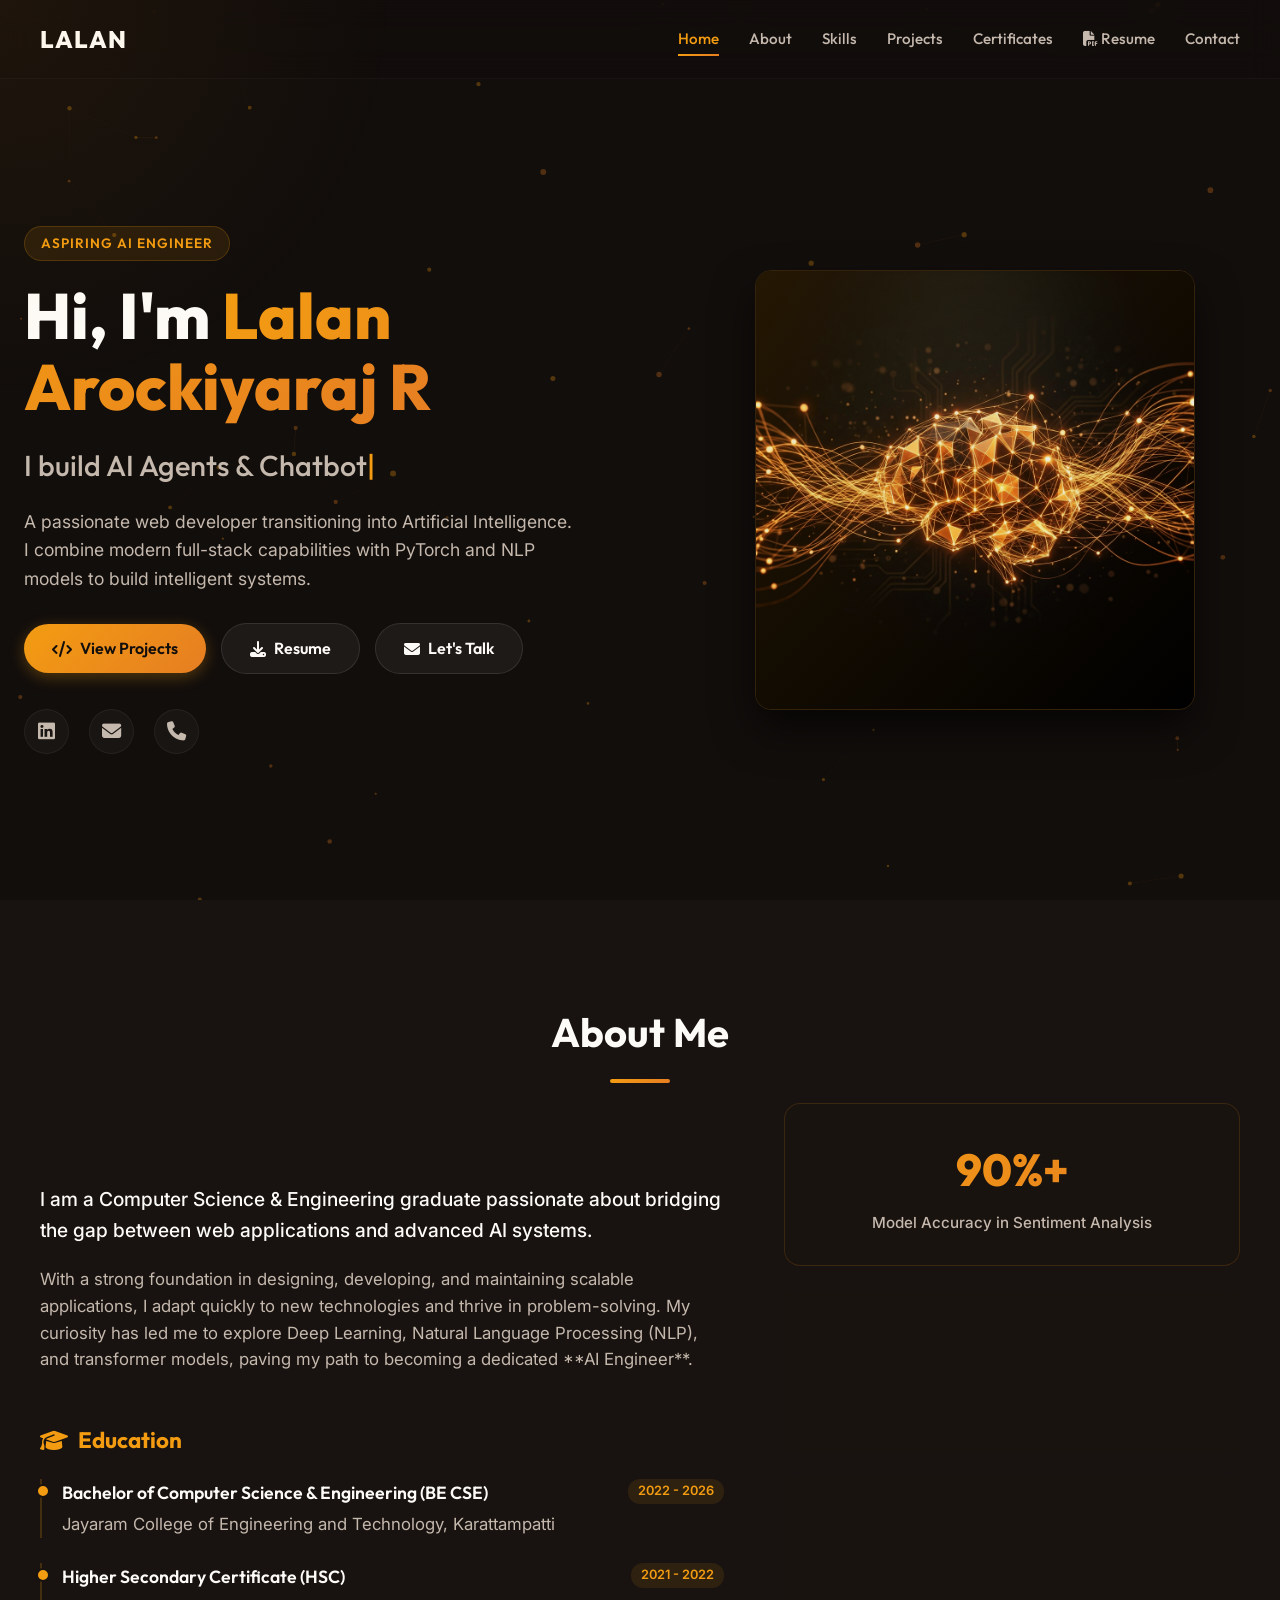
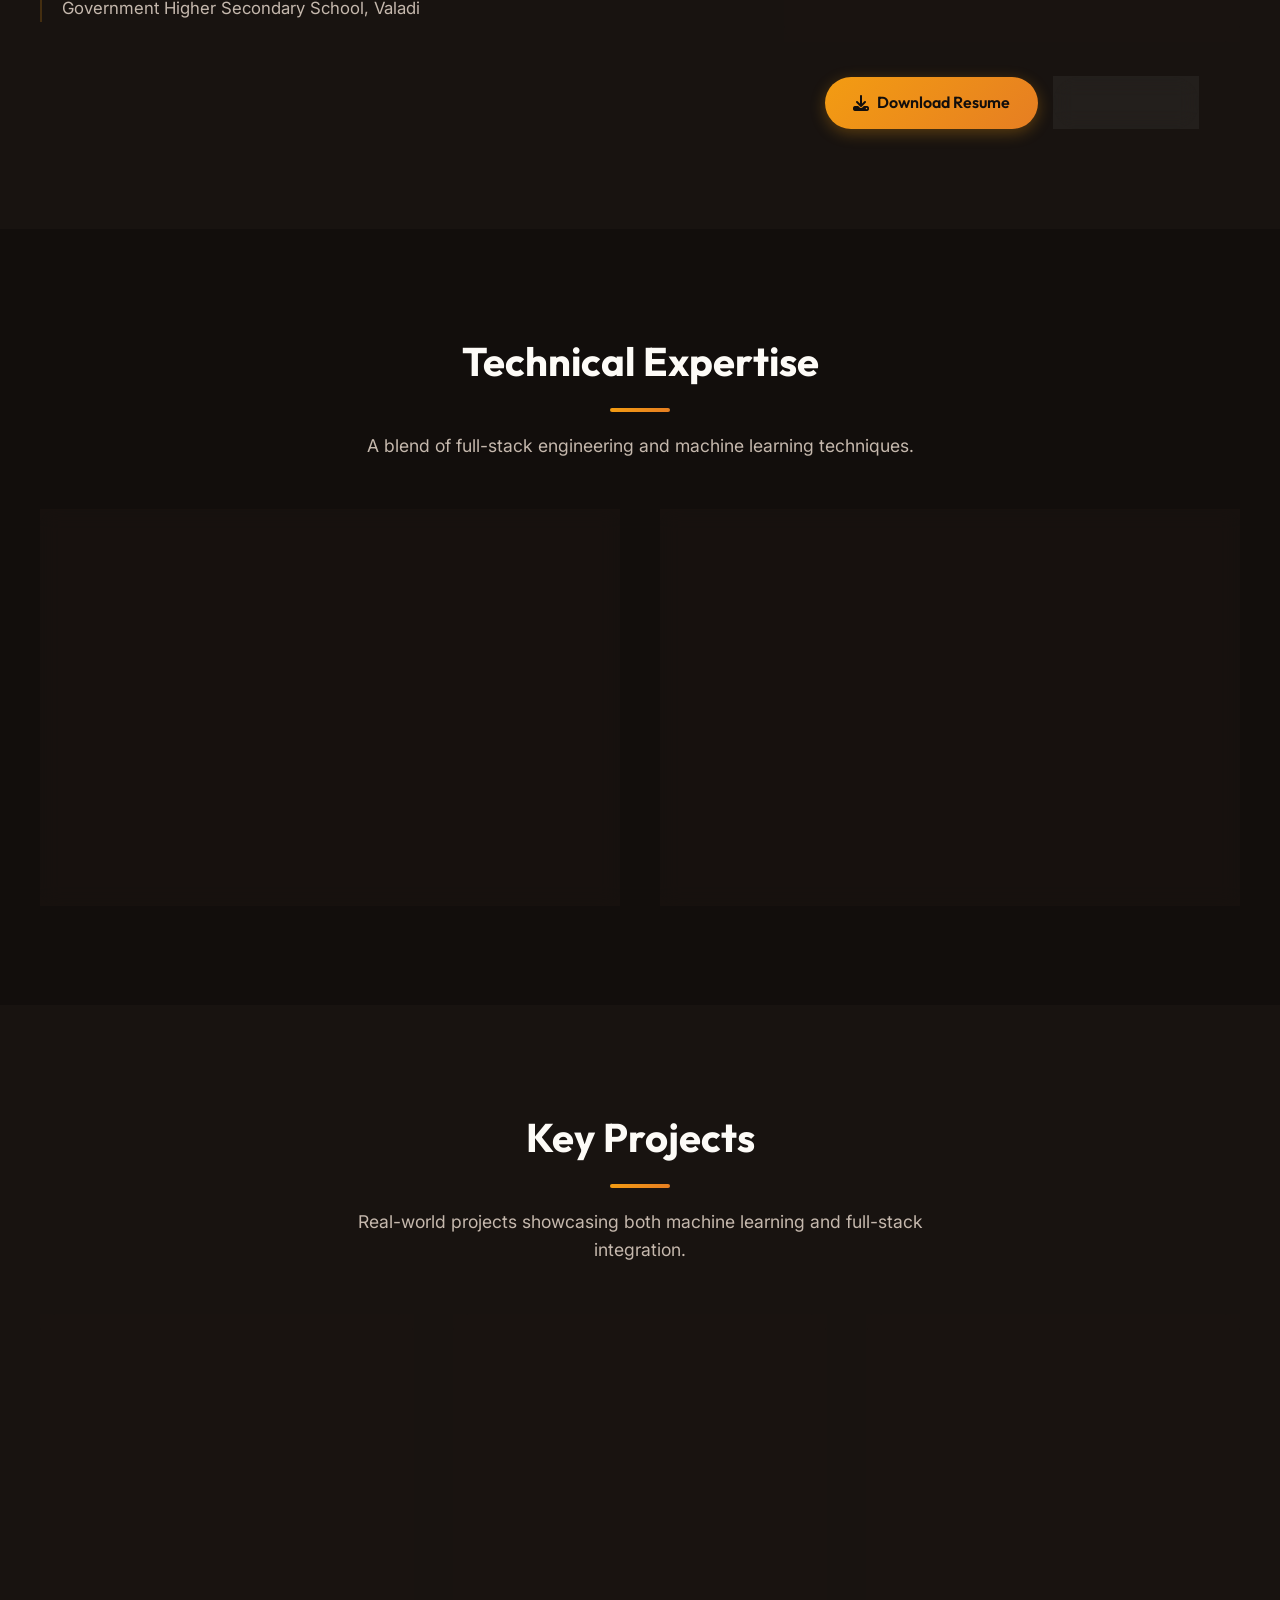
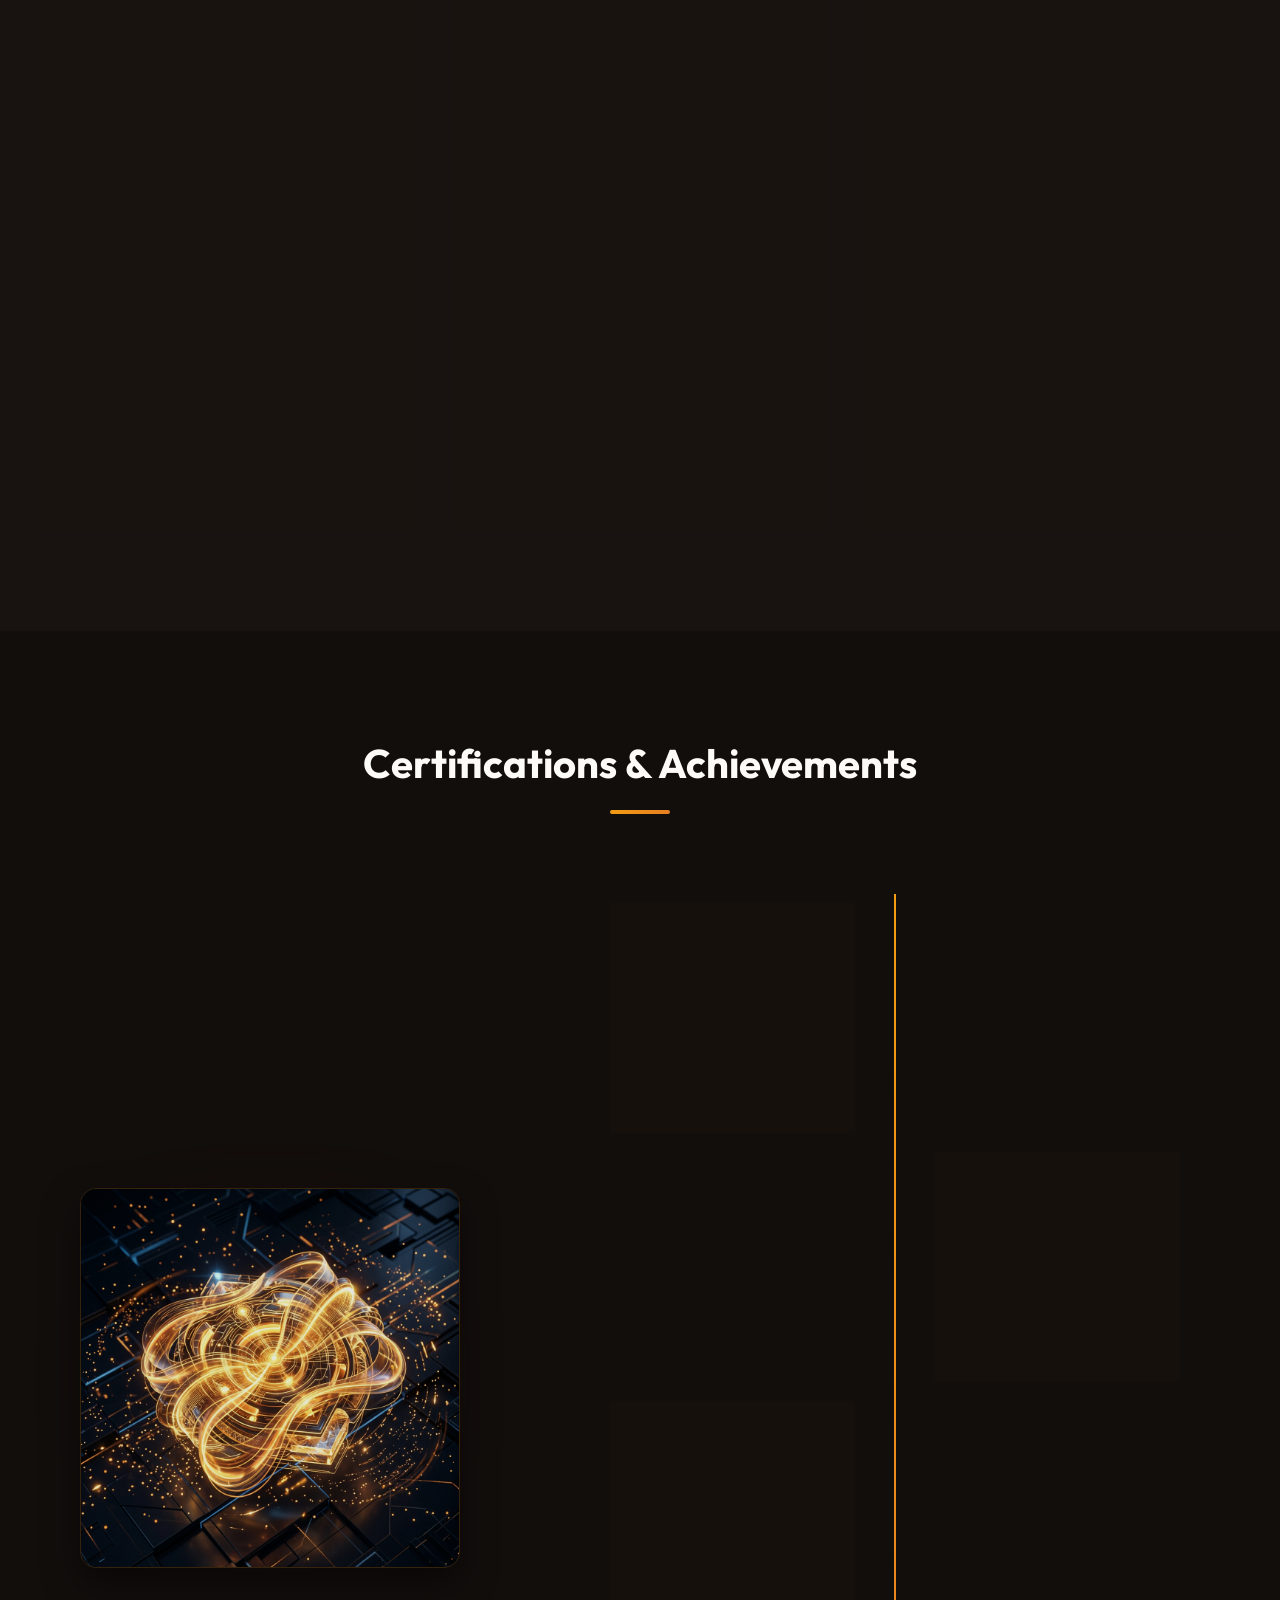
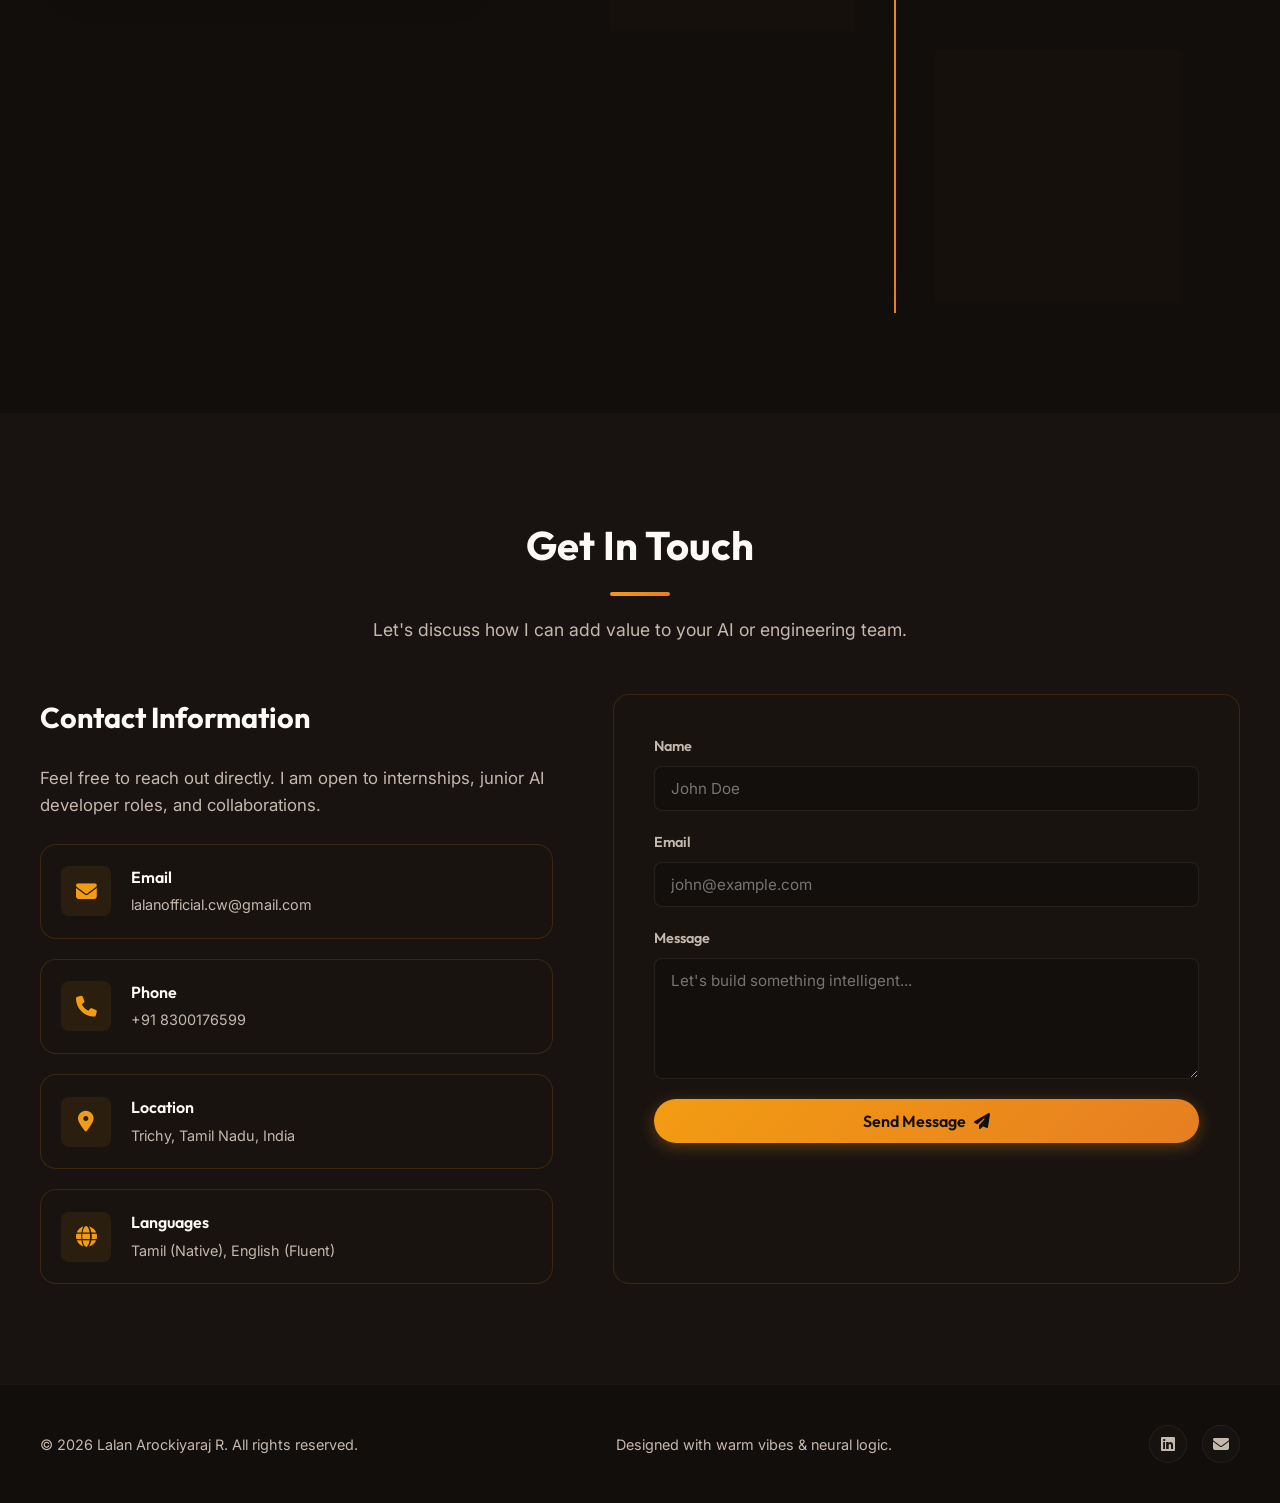
<file: index.html>
<!DOCTYPE html>
<html lang="en">
<head>
    <meta charset="UTF-8">
    <meta name="viewport" content="width=device-width, initial-scale=1.0">
    <meta name="description" content="Portfolio of Lalan Arockiyaraj R - Web Developer & Aspiring AI Engineer. Showcase of projects in NLP, sentiment analysis, AI chatbots, and full-stack development.">
    <meta name="keywords" content="Lalan Arockiyaraj, AI Engineer, Web Developer, Portfolio, Python, PyTorch, Sentiment Analysis, Chatbot, Trichy">
    <meta name="author" content="Lalan Arockiyaraj R">
    <title>Lalan's Portfolio</title>
    <!-- Google Fonts -->
    <link rel="preconnect" href="https://fonts.googleapis.com">
    <link rel="preconnect" href="https://fonts.gstatic.com" crossorigin>
    <link href="https://fonts.googleapis.com/css2?family=Inter:wght@300;400;500;600;700&family=Outfit:wght@300;400;500;600;700;800&display=swap" rel="stylesheet">
    <!-- FontAwesome Icons -->
    <link rel="stylesheet" href="https://cdnjs.cloudflare.com/ajax/libs/font-awesome/6.4.0/css/all.min.css">
    <!-- Custom CSS -->
    <link rel="stylesheet" href="style.css">
</head>
<body>
    <!-- Background Canvas for Neural Network Particle Effect -->
    <canvas id="neural-canvas"></canvas>

    <!-- Header / Navigation -->
    <header class="header">
        <div class="logo">
            <span class="logo-accent"></span>LALAN<span class="logo-accent"&lt;></span>
        </div>
        <nav id="main-nav" class="nav-links" role="navigation" aria-label="Main Navigation">
            <a href="#home" class="nav-item active">Home</a>
            <a href="#about" class="nav-item">About</a>
            <a href="#skills" class="nav-item">Skills</a>
            <a href="#projects" class="nav-item">Projects</a>
            <a href="#certifications" class="nav-item">Certificates</a>
            <a href="assets/lalan-resume.pdf" download="Lalan-Arockiyaraj-R-Resume.pdf" class="nav-item"><i class="fa-solid fa-file-pdf"></i> Resume</a>
            <a href="#contact" class="nav-item">Contact</a>
        </nav>
        <button class="mobile-nav-toggle" aria-label="Toggle Navigation" aria-controls="main-nav" aria-expanded="false">
            <span class="bar"></span>
            <span class="bar"></span>
            <span class="bar"></span>
        </button>
    </header>

    <main>
        <!-- Hero Section -->
        <section id="home" class="hero-section">
            <div class="hero-content">
                <div class="badge fade-in">Aspiring AI Engineer</div>
                <h1 class="hero-title fade-in">
                    Hi, I'm <span class="highlight">Lalan Arockiyaraj R</span>
                </h1>
                <h2 class="hero-subtitle fade-in">
                    I build <span id="typewriter"></span><span class="cursor">|</span>
                </h2>
                <p class="hero-description fade-in">
                    A passionate web developer transitioning into Artificial Intelligence. I combine modern full-stack capabilities with PyTorch and NLP models to build intelligent systems.
                </p>
                <div class="hero-cta fade-in">
                    <a href="#projects" class="btn btn-primary">
                        <i class="fa-solid fa-code"></i> View Projects
                    </a>
                    <a href="assets/lalan-resume.pdf" download="Lalan-Arockiyaraj-R-Resume.pdf" class="btn btn-secondary btn-resume">
                        <i class="fa-solid fa-download"></i> Resume
                    </a>
                    <a href="#contact" class="btn btn-secondary">
                        <i class="fa-solid fa-envelope"></i> Let's Talk
                    </a>
                </div>
                <div class="hero-socials fade-in">
                    <a href="https://www.linkedin.com/in/lalan-r-in-tech" target="_blank" rel="noopener" aria-label="LinkedIn">
                        <i class="fa-brands fa-linkedin"></i>
                    </a>
                    <a href="mailto:lalanofficial.cw@gmail.com" aria-label="Email">
                        <i class="fa-solid fa-envelope"></i>
                    </a>
                    <a href="tel:8300176599" aria-label="Phone">
                        <i class="fa-solid fa-phone"></i>
                    </a>
                </div>
            </div>
            <div class="hero-visual fade-in">
                <div class="visual-glow"></div>
                <div class="visual-image-wrapper">
                    <img src="assets/hero_ai_visual.png" alt="Futuristic AI Visualization" class="hero-image">
                </div>
            </div>
        </section>

        <!-- About Section -->
        <section id="about" class="about-section section">
            <div class="section-container">
                <h2 class="section-title">About Me</h2>
                <div class="about-grid">
                    <div class="about-text scroll-reveal">
                        <p class="lead">
                            I am a Computer Science & Engineering graduate passionate about bridging the gap between web applications and advanced AI systems.
                        </p>
                        <p>
                            With a strong foundation in designing, developing, and maintaining scalable applications, I adapt quickly to new technologies and thrive in problem-solving. My curiosity has led me to explore Deep Learning, Natural Language Processing (NLP), and transformer models, paving my path to becoming a dedicated **AI Engineer**.
                        </p>
                        <div class="education-info">
                            <h3><i class="fa-solid fa-graduation-cap"></i> Education</h3>
                            <div class="edu-item">
                                <div class="edu-header">
                                    <h4>Bachelor of Computer Science & Engineering (BE CSE)</h4>
                                    <span class="edu-date">2022 - 2026</span>
                                </div>
                                <p class="edu-inst">Jayaram College of Engineering and Technology, Karattampatti</p>
                            </div>
                            <div class="edu-item">
                                <div class="edu-header">
                                    <h4>Higher Secondary Certificate (HSC)</h4>
                                    <span class="edu-date">2021 - 2022</span>
                                </div>
                                <p class="edu-inst">Government Higher Secondary School, Valadi</p>
                            </div>
                        </div>
                    </div>
                    <div class="about-stats scroll-reveal">
                        <div class="stat-card">
                            <div class="stat-num">90%+</div>
                            <div class="stat-desc">Model Accuracy in Sentiment Analysis</div>
                        </div>
                        <div class="stat-card">
                            <div class="stat-num">4+</div>
                            <div class="stat-desc">Professional Certifications</div>
                        </div>
                        <div class="stat-card">
                            <div class="stat-num">2+</div>
                            <div class="stat-desc">Core AI Projects Developed</div>
                        </div>
                        <div class="about-action" style="gap: 15px;">
                            <a href="assets/lalan-resume.pdf" download="Lalan-Arockiyaraj-R-Resume.pdf" class="btn btn-primary btn-resume">
                                <i class="fa-solid fa-download"></i> Download Resume
                            </a>
                            <a href="#contact" class="btn btn-secondary">Get In Touch</a>
                        </div>
                    </div>
                </div>
            </div>
        </section>

        <!-- Skills Section -->
        <section id="skills" class="skills-section section">
            <div class="section-container">
                <h2 class="section-title">Technical Expertise</h2>
                <p class="section-subtitle">A blend of full-stack engineering and machine learning techniques.</p>
                
                <div class="skills-grid">
                    <!-- AI & Machine Learning -->
                    <div class="skills-category scroll-reveal">
                        <div class="category-header">
                            <i class="fa-solid fa-brain"></i>
                            <h3>AI & Machine Learning</h3>
                        </div>
                        <div class="skills-list">
                            <div class="skill-tag" data-related="sentiment-analysis"><i class="fa-brands fa-python"></i> Python <span class="skill-level advanced">Advanced</span></div>
                            <div class="skill-tag" data-related="smart-medicine"><i class="fa-solid fa-cubes"></i> PyTorch <span class="skill-level intermediate">Intermediate</span></div>
                            <div class="skill-tag" data-related="smart-medicine"><i class="fa-solid fa-language"></i> NLP <span class="skill-level advanced">Basic</span></div>
                            <div class="skill-tag" data-related="sentiment-analysis"><i class="fa-solid fa-network-wired"></i> Transformers(mBERT) <span class="skill-level intermediate">Intermediate</span></div>
                            <div class="skill-tag" data-related="sentiment-analysis"><i class="fa-solid fa-chart-line"></i> Matplotlib & Seaborn <span class="skill-level intermediate">Intermediate</span></div>
                            <div class="skill-tag" data-related="sentiment-analysis"><i class="fa-solid fa-square-poll-vertical"></i> VADER Sentiment <span class="skill-level advanced">Intermediate</span></div>
                        </div>
                    </div>
 
                    <!-- Web & Backend Development -->
                    <div class="skills-category scroll-reveal">
                        <div class="category-header">
                            <i class="fa-solid fa-laptop-code"></i>
                            <h3>Web & Full Stack</h3>
                        </div>
                        <div class="skills-list">
                            <div class="skill-tag" data-related="smart-medicine"><i class="fa-solid fa-pepper-hot"></i> Flask <span class="skill-level intermediate">Intermediate</span></div>
                            <div class="skill-tag"><i class="fa-brands fa-html5"></i> HTML5 <span class="skill-level advanced">Advanced</span></div>
                            <div class="skill-tag"><i class="fa-brands fa-css3-alt"></i> CSS3 <span class="skill-level advanced">Advanced</span></div>
                            <div class="skill-tag"><i class="fa-brands fa-js"></i> JavaScript <span class="skill-level intermediate">Intermediate</span></div>
                            <div class="skill-tag"><i class="fa-brands fa-git-alt"></i> Git & GitHub <span class="skill-level intermediate">Intermediate</span></div>
                            <div class="skill-tag" data-related="sentiment-analysis"><i class="fa-brands fa-aws"></i> AWS Cloud <span class="skill-level intermediate">Intermediate</span></div>
                        </div>
                    </div>
                </div>
            </div>
        </section>

        <!-- Projects Section -->
        <section id="projects" class="projects-section section">
            <div class="section-container">
                <h2 class="section-title">Key Projects</h2>
                <p class="section-subtitle">Real-world projects showcasing both machine learning and full-stack integration.</p>

                <div class="projects-grid">
                    <!-- Project 1 -->
                    <article id="sentiment-analysis" class="project-card scroll-reveal">
                        <div class="project-image-container">
                            <img src="assets/sentiment_project.png" alt="Multilingual Sentiment Analysis" class="project-image">
                            <div class="project-tags">
                                <span class="tag">mBERT</span>
                                <span class="tag">VADER</span>
                                <span class="tag">AWS</span>
                            </div>
                        </div>
                        <div class="project-content">
                            <div class="project-date">Oct 2024 - Dec 2024</div>
                            <h3 class="project-title">Multilingual Sentiment Analysis for Amazon Reviews</h3>
                            <p class="project-text">
                                Developed a hybrid multilingual sentiment analysis model classifying reviews as positive, negative, or neutral. Combined **mBERT (Multilingual BERT)** and **VADER** for optimized sentiment scoring, achieving **over 90% accuracy** in testing.
                            </p>
                            <ul class="project-bullets">
                                <li>Implemented tokenization, stopword removal, and advanced preprocessing.</li>
                                <li>Created interactive data visualizations with Matplotlib & Seaborn.</li>
                                <li>Deployed the model on AWS Cloud for scalable real-time inference.</li>
                            </ul>
                            <div class="project-links">
                                <span class="btn btn-sm btn-disabled"><i class="fa-solid fa-lock"></i> Client IP</span>
                                <span class="project-badge"><i class="fa-solid fa-bolt"></i> 90% Acc</span>
                            </div>
                        </div>
                    </article>

                    <!-- Project 2 -->
                    <article id="smart-medicine" class="project-card scroll-reveal">
                        <div class="project-image-container">
                            <img src="assets/chatbot_project.png" alt="Smart Medicine AI Chatbot" class="project-image">
                            <div class="project-tags">
                                <span class="tag">PyTorch</span>
                                <span class="tag">NLP</span>
                                <span class="tag">Flask</span>
                            </div>
                        </div>
                        <div class="project-content">
                            <div class="project-date">Jan 2025 - Jun 2025</div>
                            <h3 class="project-title">Smart Medicine: AI Chatbot for Treatment Support</h3>
                            <p class="project-text">
                                Built an AI-powered conversational agent assisting users by analyzing symptoms and offering personalized treatment recommendations, ensuring responsive support.
                            </p>
                            <ul class="project-bullets">
                                <li>Applied Deep Learning & NLP models using **PyTorch** for intent recognition.</li>
                                <li>Integrated with a lightweight web interface built in **Flask**.</li>
                                <li>Optimized model performance via user feedback loops and iterative training.</li>
                            </ul>
                            <div class="project-links">
                                <span class="btn btn-sm btn-disabled"><i class="fa-solid fa-lock"></i> Private Repo</span>
                                <span class="project-badge"><i class="fa-solid fa-shield-halved"></i> Privacy-first</span>
                            </div>
                        </div>
                    </article>

                    <!-- Project 3 -->
                    <article id="finding-person-ai" class="project-card scroll-reveal">
                        <div class="project-image-container">
                            <img src="assets/finding_person_ai.svg" alt="Finding Person Using AI face recognition system" class="project-image">
                            <div class="project-tags">
                                <span class="tag">Face Recognition</span>
                                <span class="tag">Image Processing</span>
                                <span class="tag">Alerts</span>
                            </div>
                        </div>
                        <div class="project-content">
                            <div class="project-date">AI Safety Project</div>
                            <h3 class="project-title">Finding Person Using AI</h3>
                            <p class="project-text">
                                Missing person cases are increasing, and traditional search methods can be slow. This project uses Artificial Intelligence to help identify missing persons faster through face recognition, image processing, and automated alerting.
                            </p>
                            <ul class="project-bullets">
                                <li>Analyzes uploaded photos and video frames using face recognition techniques.</li>
                                <li>Compares the uploaded photo with CCTV footage and database images.</li>
                                <li>Sends an alert with location details when a possible match is found.</li>
                                <li>Reduces manual search work and helps authorities respond more quickly.</li>
                            </ul>
                            <div class="project-links">
                                <span class="btn btn-sm btn-disabled"><i class="fa-solid fa-user-shield"></i> Safety AI</span>
                                <span class="project-badge"><i class="fa-solid fa-location-dot"></i> Location Alert</span>
                            </div>
                        </div>
                    </article>
                </div>
            </div>
        </section>

        <!-- Certifications Section -->
        <section id="certifications" class="certifications-section section">
            <div class="section-container">
                <h2 class="section-title">Certifications & Achievements</h2>
                <div class="certifications-grid">
                    <div class="certifications-visual scroll-reveal">
                        <div class="visual-glow"></div>
                        <div class="cert-image-wrapper">
                            <img src="assets/certificate_visual.png" alt="Certifications & Badges" class="cert-image">
                        </div>
                    </div>
                    <div class="timeline scroll-reveal">
                        <!-- Certificate 1 -->
                        <div class="timeline-item">
                            <div class="timeline-dot"></div>
                            <div class="timeline-content">
                                <h3>Experience Based Project Learning</h3>
                                <p class="issuer">Naan Mudhalvan</p>
                                <p class="timeline-details">Practical project-based curriculum focusing on modern software delivery and agile methodologies.</p>
                            </div>
                        </div>
                        <!-- Certificate 2 -->
                        <div class="timeline-item">
                            <div class="timeline-dot"></div>
                            <div class="timeline-content">
                                <h3>Robotic Process Automation</h3>
                                <p class="issuer">Naan Mudhalvan</p>
                                <p class="timeline-details">Understanding UI automation, bot creation, orchestration, and business process automation flows.</p>
                            </div>
                        </div>
                        <!-- Certificate 3 -->
                        <div class="timeline-item">
                            <div class="timeline-dot"></div>
                            <div class="timeline-content">
                                <h3>Salesforce Developer Certificate</h3>
                                <p class="issuer">Naan Mudhalvan</p>
                                <p class="timeline-details">Covers Apex programming, Visualforce, Lightning Web Components (LWC), and platform fundamentals.</p>
                            </div>
                        </div>
                        <!-- Certificate 4 -->
                        <div class="timeline-item">
                            <div class="timeline-dot"></div>
                            <div class="timeline-content">
                                <h3>Full Stack Web Developer</h3>
                                <p class="issuer">Don Bosco Tech (39 Days Intensive)</p>
                                <p class="timeline-details">Rigorous bootcamp covering foundational HTML, CSS, JavaScript, database design, and backend engineering.</p>
                            </div>
                        </div>
                    </div>
                </div>
            </div>
        </section>

        <!-- Contact Section -->
        <section id="contact" class="contact-section section">
            <div class="section-container">
                <h2 class="section-title">Get In Touch</h2>
                <p class="section-subtitle">Let's discuss how I can add value to your AI or engineering team.</p>

                <div class="contact-grid">
                    <div class="contact-info scroll-reveal">
                        <h3>Contact Information</h3>
                        <p class="contact-desc">
                            Feel free to reach out directly. I am open to internships, junior AI developer roles, and collaborations.
                        </p>
                        <div class="info-list">
                            <a href="mailto:lalanofficial.cw@gmail.com" class="info-item">
                                <i class="fa-solid fa-envelope"></i>
                                <div>
                                    <h4>Email</h4>
                                    <span>lalanofficial.cw@gmail.com</span>
                                </div>
                            </a>
                            <a href="tel:8300176599" class="info-item">
                                <i class="fa-solid fa-phone"></i>
                                <div>
                                    <h4>Phone</h4>
                                    <span>+91 8300176599</span>
                                </div>
                            </a>
                            <div class="info-item">
                                <i class="fa-solid fa-location-dot"></i>
                                <div>
                                    <h4>Location</h4>
                                    <span>Trichy, Tamil Nadu, India</span>
                                </div>
                            </div>
                            <div class="info-item">
                                <i class="fa-solid fa-globe"></i>
                                <div>
                                    <h4>Languages</h4>
                                    <span>Tamil (Native), English (Fluent)</span>
                                </div>
                            </div>
                        </div>
                    </div>

                    <div class="contact-form-container scroll-reveal">
                        <form id="contact-form" class="contact-form">
                            <div class="form-group">
                                <label for="name">Name</label>
                                <input type="text" id="name" name="name" required placeholder="John Doe">
                            </div>
                            <div class="form-group">
                                <label for="email">Email</label>
                                <input type="email" id="email" name="email" required placeholder="john@example.com">
                            </div>
                            <div class="form-group">
                                <label for="message">Message</label>
                                <textarea id="message" name="message" rows="5" required placeholder="Let's build something intelligent..."></textarea>
                            </div>
                            <button type="submit" class="btn btn-primary btn-block">
                                Send Message <i class="fa-solid fa-paper-plane"></i>
                            </button>
                            <div id="form-status" class="form-status"></div>
                        </form>
                    </div>
                </div>
            </div>
        </section>
    </main>

    <!-- Footer -->
    <footer class="footer">
        <div class="footer-container">
            <p>&copy; 2026 Lalan Arockiyaraj R. All rights reserved.</p>
            <p>Designed with warm vibes & neural logic.</p>
            <div class="footer-socials">
                <a href="https://www.linkedin.com/in/lalan-r-in-tech" target="_blank" rel="noopener"><i class="fa-brands fa-linkedin"></i></a>
                <a href="mailto:lalanofficial.cw@gmail.com"><i class="fa-solid fa-envelope"></i></a>
            </div>
        </div>
    </footer>

    <!-- Custom JS -->
    <script src="script.js"></script>
</body>
</html>
</file>
<file: style.css>
/* ==========================================================================
   DESIGN SYSTEM & VARIABLES (Warm Dark Theme)
   ========================================================================== */
:root {
    /* Color Palette */
    --bg-main: #120e0c;          /* Deep warm charcoal/cocoa */
    --bg-section: #181310;       /* Slightly lighter warm tone for sections */
    --card-bg: rgba(28, 21, 18, 0.6); /* Glassmorphic card base */
    --card-border: rgba(243, 156, 18, 0.15); /* Soft amber border */
    --card-border-hover: rgba(243, 156, 18, 0.4);
    
    --primary: #f39c12;          /* Amber Gold */
    --primary-rgb: 243, 156, 18;
    --secondary: #e67e22;        /* Terracotta / Copper */
    --secondary-rgb: 230, 126, 34;
    --accent: #e74c3c;           /* Warm Coral */
    
    --text-main: #fdfbf7;        /* Cozy off-white */
    --text-muted: #c5b8ad;      /* Soft warm sand */
    --text-dark: #120e0c;
    
    --gradient-primary: linear-gradient(135deg, var(--primary) 0%, var(--secondary) 100%);
    --gradient-glow: linear-gradient(135deg, rgba(243, 156, 18, 0.15) 0%, rgba(230, 126, 34, 0.15) 100%);
    
    /* Typography & Spacing */
    --font-heading: 'Outfit', sans-serif;
    --font-body: 'Inter', sans-serif;
    --transition-smooth: all 0.4s cubic-bezier(0.25, 0.8, 0.25, 1);
    --transition-quick: all 0.2s ease;
    --border-radius-sm: 8px;
    --border-radius-md: 16px;
    --border-radius-lg: 24px;
}

/* ==========================================================================
   RESET & BASE STYLES
   ========================================================================== */
* {
    margin: 0;
    padding: 0;
    box-sizing: border-box;
    scroll-behavior: smooth;
}

body {
    background-color: var(--bg-main);
    color: var(--text-main);
    font-family: var(--font-body);
    line-height: 1.6;
    overflow-x: hidden;
    position: relative;
}

html {
    scroll-padding-top: 120px;
}

/* Mouse cursor volumetric spotlight glow */
body::before {
    content: '';
    position: fixed;
    top: 0;
    left: 0;
    width: 100vw;
    height: 100vh;
    background: radial-gradient(
        500px circle at var(--mouse-x, 0px) var(--mouse-y, 0px),
        rgba(243, 156, 18, 0.06),
        transparent 80%
    );
    z-index: 9999;
    pointer-events: none;
}

/* Canvas overlay for particle effect */
#neural-canvas {
    position: fixed;
    top: 0;
    left: 0;
    width: 100vw;
    height: 100vh;
    z-index: 0;
    pointer-events: none;
    opacity: 0.65;
}

main {
    position: relative;
    z-index: 1;
}

a {
    color: inherit;
    text-decoration: none;
}

li {
    list-style: none;
}

/* Custom Scrollbar */
::-webkit-scrollbar {
    width: 10px;
}
::-webkit-scrollbar-track {
    background: var(--bg-main);
}
::-webkit-scrollbar-thumb {
    background: rgba(243, 156, 18, 0.3);
    border-radius: var(--border-radius-sm);
    border: 2px solid var(--bg-main);
}
::-webkit-scrollbar-thumb:hover {
    background: rgba(243, 156, 18, 0.6);
}

/* Selection highlight */
::selection {
    background-color: rgba(243, 156, 18, 0.3);
    color: var(--text-main);
}

/* ==========================================================================
   REUSABLE UTILITIES & LAYOUT
   ========================================================================== */
.section {
    padding: 100px 20px;
    position: relative;
    z-index: 1;
}

.section-container {
    max-width: 1200px;
    margin: 0 auto;
}

.section-title {
    font-family: var(--font-heading);
    font-size: 2.5rem;
    font-weight: 700;
    margin-bottom: 20px;
    text-align: center;
    position: relative;
    color: var(--text-main);
}

.section-title::after {
    content: '';
    display: block;
    width: 60px;
    height: 4px;
    background: var(--gradient-primary);
    margin: 15px auto 0;
    border-radius: 2px;
}

.section-subtitle {
    text-align: center;
    color: var(--text-muted);
    font-size: 1.1rem;
    margin-bottom: 50px;
    max-width: 600px;
    margin-left: auto;
    margin-right: auto;
}

/* Buttons */
.btn {
    display: inline-flex;
    align-items: center;
    gap: 8px;
    padding: 12px 28px;
    font-family: var(--font-heading);
    font-weight: 600;
    font-size: 1rem;
    border-radius: 30px;
    cursor: pointer;
    transition: var(--transition-smooth);
    border: none;
    outline: none;
    position: relative;
    overflow: hidden;
    z-index: 1;
}

.btn::after {
    content: '';
    position: absolute;
    top: 0;
    left: -120%;
    width: 60%;
    height: 100%;
    background: linear-gradient(
        90deg,
        rgba(255, 255, 255, 0) 0%,
        rgba(255, 255, 255, 0.25) 50%,
        rgba(255, 255, 255, 0) 100%
    );
    transform: skewX(-20deg);
    transition: none;
    z-index: -1;
}

.btn:hover::after {
    left: 180%;
    transition: left 0.75s cubic-bezier(0.19, 1, 0.22, 1);
}

.btn-resume {
    position: relative;
}

.btn-resume i {
    transition: transform 0.3s ease;
}

.btn-resume:hover i {
    transform: translateY(-2px);
}

.btn-primary {
    background: var(--gradient-primary);
    color: var(--text-dark);
    box-shadow: 0 4px 15px rgba(243, 156, 18, 0.3);
}

.btn-primary:hover {
    transform: translateY(-3px);
    box-shadow: 0 8px 25px rgba(243, 156, 18, 0.5);
}

.btn-secondary {
    background: rgba(255, 255, 255, 0.05);
    color: var(--text-main);
    border: 1px solid rgba(255, 255, 255, 0.1);
    backdrop-filter: blur(10px);
}

.btn-secondary:hover {
    background: rgba(243, 156, 18, 0.1);
    border-color: var(--primary);
    transform: translateY(-3px);
}

.btn-block {
    display: flex;
    width: 100%;
    justify-content: center;
}

.btn-sm {
    padding: 8px 16px;
    font-size: 0.85rem;
}

.btn-disabled {
    background: rgba(255, 255, 255, 0.03);
    color: rgba(255, 255, 255, 0.3);
    border: 1px solid rgba(255, 255, 255, 0.05);
    cursor: not-allowed;
}

/* Glassmorphism Class */
.glass-panel {
    background: var(--card-bg);
    border: 1px solid var(--card-border);
    backdrop-filter: blur(12px);
    -webkit-backdrop-filter: blur(12px);
    border-radius: var(--border-radius-md);
}

/* ==========================================================================
   HEADER & NAVIGATION
   ========================================================================== */
.header {
    position: fixed;
    top: 0;
    left: 0;
    width: 100%;
    display: flex;
    justify-content: space-between;
    align-items: center;
    padding: 20px 40px;
    z-index: 100;
    background: rgba(18, 14, 12, 0.7);
    backdrop-filter: blur(15px);
    -webkit-backdrop-filter: blur(15px);
    border-bottom: 1px solid rgba(255, 255, 255, 0.03);
    transition: var(--transition-smooth);
}

.header.scrolled {
    padding: 12px 40px;
    background: rgba(18, 14, 12, 0.9);
    box-shadow: 0 10px 30px rgba(0, 0, 0, 0.3);
}

.logo {
    font-family: var(--font-heading);
    font-weight: 800;
    font-size: 1.5rem;
    letter-spacing: 1px;
    color: var(--text-main);
}

.logo-accent {
    color: var(--primary);
}

.nav-links {
    display: flex;
    gap: 30px;
}

.nav-item {
    font-family: var(--font-heading);
    font-size: 0.95rem;
    font-weight: 500;
    color: var(--text-muted);
    transition: var(--transition-quick);
    position: relative;
    padding: 5px 0;
}

.nav-item:hover,
.nav-item.active {
    color: var(--primary);
}

.nav-item::after {
    content: '';
    position: absolute;
    bottom: 0;
    left: 0;
    width: 0;
    height: 2px;
    background: var(--gradient-primary);
    transition: var(--transition-quick);
}

.nav-item:hover::after,
.nav-item.active::after {
    width: 100%;
}

.mobile-nav-toggle {
    display: none;
    flex-direction: column;
    justify-content: space-between;
    width: 24px;
    height: 18px;
    background: transparent;
    border: none;
    cursor: pointer;
    position: relative;
    z-index: 101;
}

.mobile-nav-toggle .bar {
    width: 100%;
    height: 2px;
    background-color: var(--text-main);
    transition: var(--transition-quick);
}

/* ==========================================================================
   HERO SECTION
   ========================================================================== */
.hero-section {
    width: min(1200px, 100%);
    margin: 0 auto;
    min-height: 100vh;
    display: flex;
    align-items: center;
    justify-content: space-between;
    padding: 140px 24px 60px;
    gap: 50px;
    position: relative;
}

.hero-content {
    flex: 1.2;
    display: flex;
    flex-direction: column;
    gap: 20px;
    max-width: 620px;
    justify-content: center;
    text-align: left;
}

.badge {
    align-self: flex-start;
    padding: 6px 16px;
    background: rgba(243, 156, 18, 0.1);
    color: var(--primary);
    border: 1px solid rgba(243, 156, 18, 0.2);
    border-radius: 20px;
    font-family: var(--font-heading);
    font-weight: 600;
    font-size: 0.85rem;
    letter-spacing: 1px;
    text-transform: uppercase;
}

.hero-title {
    font-family: var(--font-heading);
    font-size: 4rem;
    font-weight: 800;
    line-height: 1.1;
    text-align: left;
}

.highlight {
    background: var(--gradient-primary);
    -webkit-background-clip: text;
    -webkit-text-fill-color: transparent;
}

.hero-subtitle {
    font-family: var(--font-heading);
    font-size: 1.8rem;
    font-weight: 500;
    color: var(--text-muted);
}

.cursor {
    color: var(--primary);
    animation: blink 0.8s infinite;
}

.hero-description {
    font-size: 1.1rem;
    color: var(--text-muted);
    max-width: 550px;
}

.hero-cta {
    display: flex;
    flex-wrap: wrap;
    gap: 15px;
    margin-top: 10px;
    align-items: center;
}

.hero-socials {
    display: flex;
    gap: 20px;
    margin-top: 15px;
    justify-content: flex-start;
}

.hero-socials a {
    width: 45px;
    height: 45px;
    border-radius: 50%;
    background: rgba(255, 255, 255, 0.03);
    border: 1px solid rgba(255, 255, 255, 0.05);
    display: flex;
    align-items: center;
    justify-content: center;
    font-size: 1.2rem;
    transition: var(--transition-smooth);
    color: var(--text-muted);
}

.hero-socials a:hover {
    color: var(--primary);
    background: rgba(243, 156, 18, 0.1);
    border-color: var(--primary);
    transform: translateY(-5px) rotate(360deg);
    box-shadow: 0 5px 15px rgba(243, 156, 18, 0.2);
}

/* Hero Visual card */
.hero-visual {
    flex: 0.9;
    display: flex;
    justify-content: center;
    align-items: center;
    position: relative;
}

.visual-glow {
    position: absolute;
    width: 350px;
    height: 350px;
    background: radial-gradient(circle, rgba(243, 156, 18, 0.2) 0%, rgba(230, 126, 34, 0.05) 50%, transparent 100%);
    filter: blur(40px);
    z-index: -1;
    animation: pulseGlow 8s infinite alternate;
}

.visual-card {
    width: 100%;
    max-width: 420px;
    background: rgba(28, 21, 18, 0.75);
    border: 1px solid rgba(243, 156, 18, 0.2);
    border-radius: var(--border-radius-md);
    box-shadow: 0 20px 40px rgba(0, 0, 0, 0.5);
    overflow: hidden;
    backdrop-filter: blur(10px);
    transition: var(--transition-smooth);
}

.visual-card:hover {
    transform: translateY(-8px) rotate(1deg);
    border-color: rgba(243, 156, 18, 0.4);
    box-shadow: 0 25px 50px rgba(243, 156, 18, 0.15);
}

.card-header {
    background: rgba(0, 0, 0, 0.3);
    padding: 12px 18px;
    display: flex;
    align-items: center;
    gap: 8px;
    border-bottom: 1px solid rgba(255, 255, 255, 0.05);
}

.card-header .dot {
    width: 12px;
    height: 12px;
    border-radius: 50%;
}

.dot.red { background-color: #ff5f56; }
.dot.yellow { background-color: #ffbd2e; }
.dot.green { background-color: #27c93f; }

.card-title {
    margin-left: 10px;
    font-family: var(--font-heading);
    font-size: 0.85rem;
    color: var(--text-muted);
}

.card-body {
    padding: 24px;
    font-family: 'Courier New', Courier, monospace;
    font-size: 0.9rem;
    overflow-x: auto;
}

/* Syntax Highlighting */
.keyword { color: #f39c12; }
.class-name { color: #e67e22; }
.method-name { color: #f1c40f; }
.number { color: #e74c3c; }
.string { color: #2ecc71; }

/* ==========================================================================
   ABOUT SECTION
   ========================================================================== */
.about-section {
    background-color: var(--bg-section);
}

.about-grid {
    display: grid;
    grid-template-columns: 1.2fr 0.8fr;
    gap: 60px;
    align-items: center;
}

.about-text {
    display: flex;
    flex-direction: column;
    gap: 20px;
}

.about-text p {
    color: var(--text-muted);
    font-size: 1.05rem;
}

.about-text .lead {
    font-size: 1.2rem;
    color: var(--text-main);
    font-weight: 500;
}

.education-info {
    margin-top: 30px;
}

.education-info h3 {
    font-family: var(--font-heading);
    font-size: 1.4rem;
    margin-bottom: 20px;
    color: var(--primary);
    display: flex;
    align-items: center;
    gap: 10px;
}

.edu-item {
    border-left: 2px solid rgba(243, 156, 18, 0.2);
    padding-left: 20px;
    margin-bottom: 25px;
    position: relative;
}

.edu-item::before {
    content: '';
    position: absolute;
    left: -6px;
    top: 5px;
    width: 10px;
    height: 10px;
    border-radius: 50%;
    background-color: var(--primary);
    border: 2px solid var(--bg-section);
}

.edu-header {
    display: flex;
    justify-content: space-between;
    align-items: flex-start;
    flex-wrap: wrap;
    gap: 10px;
}

.edu-header h4 {
    font-family: var(--font-heading);
    font-size: 1.1rem;
    font-weight: 600;
}

.edu-date {
    background: rgba(243, 156, 18, 0.1);
    color: var(--primary);
    padding: 2px 10px;
    border-radius: 12px;
    font-size: 0.8rem;
    font-weight: 600;
}

.edu-inst {
    color: var(--text-muted);
    font-size: 0.95rem;
    margin-top: 4px;
}

.about-stats {
    display: flex;
    flex-direction: column;
    gap: 25px;
}

.stat-card {
    background: var(--card-bg);
    border: 1px solid var(--card-border);
    padding: 30px;
    border-radius: var(--border-radius-md);
    text-align: center;
    transition: var(--transition-smooth);
    backdrop-filter: blur(10px);
}

.stat-card:hover {
    transform: translateY(-5px);
    border-color: var(--primary);
    box-shadow: 0 10px 25px rgba(243, 156, 18, 0.1);
}

.stat-num {
    font-family: var(--font-heading);
    font-size: 2.8rem;
    font-weight: 800;
    color: var(--primary);
    background: var(--gradient-primary);
    -webkit-background-clip: text;
    -webkit-text-fill-color: transparent;
    margin-bottom: 5px;
}

.stat-desc {
    color: var(--text-muted);
    font-size: 0.95rem;
    font-weight: 500;
}

.about-action {
    display: flex;
    justify-content: center;
    margin-top: 10px;
}

/* ==========================================================================
   SKILLS SECTION
   ========================================================================== */
.skills-grid {
    display: grid;
    grid-template-columns: repeat(auto-fit, minmax(320px, 1fr));
    gap: 40px;
    margin-top: 30px;
}

.skills-category {
    background: var(--card-bg);
    border: 1px solid var(--card-border);
    padding: 35px;
    border-radius: var(--border-radius-md);
    backdrop-filter: blur(10px);
    transition: var(--transition-smooth);
}

.skills-category:hover {
    border-color: rgba(243, 156, 18, 0.35);
    box-shadow: 0 15px 35px rgba(0, 0, 0, 0.25);
    transform: translateY(-5px);
}

.category-header {
    display: flex;
    align-items: center;
    gap: 15px;
    margin-bottom: 30px;
}

.category-header i {
    font-size: 1.8rem;
    color: var(--primary);
}

.category-header h3 {
    font-family: var(--font-heading);
    font-size: 1.4rem;
    font-weight: 700;
}

.skills-list {
    display: flex;
    flex-wrap: wrap;
    gap: 12px;
}

.skill-tag {
    display: inline-flex;
    align-items: center;
    gap: 8px;
    padding: 8px 16px;
    background: rgba(255, 255, 255, 0.03);
    border: 1px solid rgba(255, 255, 255, 0.07);
    border-radius: 30px;
    font-size: 0.9rem;
    font-weight: 500;
    transition: var(--transition-smooth);
    cursor: pointer;
}

.skill-tag i {
    font-size: 1rem;
    transition: var(--transition-quick);
}

.skill-tag:hover {
    background: var(--gradient-primary);
    color: var(--text-dark);
    border-color: var(--primary);
    box-shadow: 0 5px 15px rgba(243, 156, 18, 0.3);
    transform: scale(1.05) translateY(-2px);
}

.skill-tag:hover i {
    color: var(--text-dark);
}

/* Active relations highlight state (for hover connections) */
.skill-tag.highlight-link {
    background: var(--primary);
    color: var(--text-dark);
    border-color: var(--primary);
    box-shadow: 0 0 15px rgba(243, 156, 18, 0.4);
}

/* ==========================================================================
   PROJECTS SECTION
   ========================================================================== */
.projects-section {
    background-color: var(--bg-section);
}

.projects-grid {
    display: grid;
    grid-template-columns: repeat(auto-fit, minmax(400px, 1fr));
    gap: 40px;
    margin-top: 30px;
}

.project-card {
    background: var(--card-bg);
    border: 1px solid var(--card-border);
    border-radius: var(--border-radius-md);
    overflow: hidden;
    display: flex;
    flex-direction: column;
    transition: var(--transition-smooth);
    backdrop-filter: blur(10px);
}

.project-card:hover {
    transform: translateY(-10px);
    border-color: var(--card-border-hover);
    box-shadow: 0 20px 45px rgba(243, 156, 18, 0.12);
}

.project-image-placeholder {
    height: 180px;
    background: linear-gradient(135deg, rgba(28, 21, 18, 0.9) 0%, rgba(20, 15, 12, 0.95) 100%);
    position: relative;
    display: flex;
    justify-content: center;
    align-items: center;
    border-bottom: 1px solid rgba(255, 255, 255, 0.05);
    overflow: hidden;
}

.project-image-placeholder::before {
    content: '';
    position: absolute;
    width: 200%;
    height: 200%;
    background: radial-gradient(circle, rgba(243, 156, 18, 0.08) 0%, transparent 60%);
    animation: rotateBackground 20s linear infinite;
}

.project-icon-wrapper {
    width: 70px;
    height: 70px;
    background: rgba(243, 156, 18, 0.07);
    border: 1px solid rgba(243, 156, 18, 0.15);
    border-radius: 50%;
    display: flex;
    align-items: center;
    justify-content: center;
    font-size: 2rem;
    color: var(--primary);
    z-index: 1;
    transition: var(--transition-smooth);
}

.project-card:hover .project-icon-wrapper {
    transform: scale(1.15) rotate(15deg);
    color: var(--secondary);
    background: rgba(230, 126, 34, 0.12);
    border-color: var(--secondary);
    box-shadow: 0 0 20px rgba(243, 156, 18, 0.2);
}

.project-tags {
    position: absolute;
    bottom: 15px;
    left: 20px;
    display: flex;
    gap: 8px;
    z-index: 2;
}

.project-tags .tag {
    font-size: 0.75rem;
    font-weight: 600;
    padding: 3px 10px;
    background: rgba(0, 0, 0, 0.6);
    border: 1px solid rgba(255, 255, 255, 0.1);
    border-radius: 12px;
    color: var(--text-muted);
}

.project-content {
    padding: 30px;
    display: flex;
    flex-direction: column;
    flex: 1;
}

.project-date {
    font-size: 0.8rem;
    color: var(--primary);
    font-weight: 600;
    margin-bottom: 8px;
    text-transform: uppercase;
    letter-spacing: 0.5px;
}

.project-title {
    font-family: var(--font-heading);
    font-size: 1.35rem;
    font-weight: 700;
    line-height: 1.3;
    margin-bottom: 12px;
}

.project-text {
    color: var(--text-muted);
    font-size: 0.95rem;
    margin-bottom: 20px;
    flex-grow: 1;
}

.project-bullets {
    margin-bottom: 25px;
    display: flex;
    flex-direction: column;
    gap: 10px;
}

.project-bullets li {
    font-size: 0.9rem;
    color: var(--text-muted);
    position: relative;
    padding-left: 18px;
}

.project-bullets li::before {
    content: '→';
    position: absolute;
    left: 0;
    color: var(--primary);
}

.project-links {
    display: flex;
    justify-content: space-between;
    align-items: center;
    border-top: 1px solid rgba(255, 255, 255, 0.05);
    padding-top: 20px;
    margin-top: auto;
}

.project-badge {
    font-size: 0.8rem;
    font-weight: 600;
    color: var(--secondary);
    display: flex;
    align-items: center;
    gap: 5px;
}

/* Active Highlight state for relation */
.project-card.highlight-link {
    border-color: var(--primary);
    box-shadow: 0 10px 30px rgba(243, 156, 18, 0.25);
    transform: translateY(-8px);
}

/* ==========================================================================
   CERTIFICATIONS SECTION (Timeline)
   ========================================================================== */
.timeline {
    position: relative;
    max-width: 850px;
    margin: 50px auto 0;
    padding: 0 20px;
}

.timeline::after {
    content: '';
    position: absolute;
    width: 2px;
    background: var(--gradient-primary);
    top: 0;
    bottom: 0;
    left: 50%;
    margin-left: -1px;
}

.timeline-item {
    padding: 10px 40px;
    position: relative;
    width: 50%;
    opacity: 0.9;
}

.timeline-item:nth-child(odd) {
    left: 0;
    text-align: right;
}

.timeline-item:nth-child(even) {
    left: 50%;
}

.timeline-dot {
    width: 16px;
    height: 16px;
    border-radius: 50%;
    background-color: var(--primary);
    border: 3px solid var(--bg-main);
    position: absolute;
    top: 20px;
    z-index: 2;
    transition: var(--transition-smooth);
}

.timeline-item:nth-child(odd) .timeline-dot {
    right: -8px;
}

.timeline-item:nth-child(even) .timeline-dot {
    left: -8px;
}

.timeline-item:hover .timeline-dot {
    transform: scale(1.4);
    background-color: var(--secondary);
    box-shadow: 0 0 12px var(--secondary);
}

.timeline-content {
    padding: 24px;
    background: var(--card-bg);
    border: 1px solid var(--card-border);
    border-radius: var(--border-radius-md);
    backdrop-filter: blur(10px);
    transition: var(--transition-smooth);
}

.timeline-item:hover .timeline-content {
    transform: translateY(-5px);
    border-color: rgba(243, 156, 18, 0.35);
    box-shadow: 0 10px 25px rgba(0, 0, 0, 0.2);
}

.timeline-content h3 {
    font-family: var(--font-heading);
    font-size: 1.15rem;
    font-weight: 700;
    color: var(--text-main);
}

.timeline-content .issuer {
    color: var(--primary);
    font-size: 0.9rem;
    font-weight: 600;
    margin-bottom: 10px;
}

.timeline-details {
    color: var(--text-muted);
    font-size: 0.85rem;
}

/* ==========================================================================
   CONTACT SECTION
   ========================================================================== */
.contact-section {
    background-color: var(--bg-section);
}

.contact-grid {
    display: grid;
    grid-template-columns: 0.9fr 1.1fr;
    gap: 60px;
    margin-top: 30px;
}

.contact-info {
    display: flex;
    flex-direction: column;
    gap: 25px;
}

.contact-info h3 {
    font-family: var(--font-heading);
    font-size: 1.8rem;
    font-weight: 700;
}

.contact-desc {
    color: var(--text-muted);
    font-size: 1.05rem;
}

.info-list {
    display: flex;
    flex-direction: column;
    gap: 20px;
}

.info-item {
    display: flex;
    align-items: center;
    gap: 20px;
    padding: 20px;
    background: var(--card-bg);
    border: 1px solid var(--card-border);
    border-radius: var(--border-radius-md);
    transition: var(--transition-smooth);
}

.info-item i {
    width: 50px;
    height: 50px;
    border-radius: var(--border-radius-sm);
    background: rgba(243, 156, 18, 0.08);
    display: flex;
    align-items: center;
    justify-content: center;
    font-size: 1.3rem;
    color: var(--primary);
    transition: var(--transition-smooth);
}

.info-item h4 {
    font-family: var(--font-heading);
    font-size: 1rem;
    font-weight: 600;
    margin-bottom: 2px;
}

.info-item span {
    color: var(--text-muted);
    font-size: 0.9rem;
}

.info-item:hover {
    border-color: var(--primary);
    transform: translateX(8px);
}

.info-item:hover i {
    background: var(--gradient-primary);
    color: var(--text-dark);
    box-shadow: 0 0 15px rgba(243, 156, 18, 0.3);
}

.contact-form-container {
    background: var(--card-bg);
    border: 1px solid var(--card-border);
    padding: 40px;
    border-radius: var(--border-radius-md);
    backdrop-filter: blur(10px);
}

.contact-form {
    display: flex;
    flex-direction: column;
    gap: 20px;
}

.form-group {
    display: flex;
    flex-direction: column;
    gap: 8px;
}

.form-group label {
    font-family: var(--font-heading);
    font-size: 0.9rem;
    font-weight: 600;
    color: var(--text-muted);
}

.form-group input,
.form-group textarea {
    padding: 12px 16px;
    background: rgba(0, 0, 0, 0.2);
    border: 1px solid rgba(255, 255, 255, 0.08);
    border-radius: var(--border-radius-sm);
    color: var(--text-main);
    font-family: var(--font-body);
    font-size: 0.95rem;
    transition: var(--transition-quick);
}

.form-group input:focus,
.form-group textarea:focus {
    border-color: var(--primary);
    background: rgba(0, 0, 0, 0.4);
    outline: none;
    box-shadow: 0 0 8px rgba(243, 156, 18, 0.15);
}

.form-status {
    font-size: 0.9rem;
    text-align: center;
    min-height: 20px;
    font-weight: 500;
    transition: var(--transition-quick);
}

.form-status.success {
    color: #2ecc71;
}

.form-status.error {
    color: #e74c3c;
}

/* ==========================================================================
   FOOTER
   ========================================================================== */
.footer {
    padding: 40px 20px;
    border-top: 1px solid rgba(255, 255, 255, 0.03);
    background-color: var(--bg-main);
    position: relative;
    z-index: 1;
}

.footer-container {
    max-width: 1200px;
    margin: 0 auto;
    display: flex;
    justify-content: space-between;
    align-items: center;
    flex-wrap: wrap;
    gap: 20px;
}

.footer p {
    color: var(--text-muted);
    font-size: 0.9rem;
}

.footer-socials {
    display: flex;
    gap: 15px;
}

.footer-socials a {
    width: 38px;
    height: 38px;
    border-radius: 50%;
    background: rgba(255, 255, 255, 0.02);
    border: 1px solid rgba(255, 255, 255, 0.05);
    display: flex;
    align-items: center;
    justify-content: center;
    font-size: 1rem;
    color: var(--text-muted);
    transition: var(--transition-smooth);
}

.footer-socials a:hover {
    color: var(--primary);
    border-color: var(--primary);
    transform: translateY(-3px);
}

/* ==========================================================================
   ANIMATIONS & SCROLL REVEALS
   ========================================================================== */
@keyframes blink {
    50% { opacity: 0; }
}

@keyframes pulseGlow {
    0% { transform: scale(0.9); opacity: 0.5; }
    100% { transform: scale(1.1); opacity: 0.9; }
}

@keyframes rotateBackground {
    0% { transform: rotate(0deg); }
    100% { transform: rotate(360deg); }
}

/* Scroll reveal mechanism */
.scroll-reveal {
    opacity: 0;
    transform: translateY(30px);
    transition: opacity 0.8s cubic-bezier(0.25, 0.46, 0.45, 0.94),
                transform 0.8s cubic-bezier(0.25, 0.46, 0.45, 0.94);
}

.scroll-reveal.reveal-active {
    opacity: 1;
    transform: translateY(0);
}

.fade-in {
    opacity: 0;
    transform: translateY(15px);
    animation: fadeInAnim 0.8s cubic-bezier(0.25, 0.46, 0.45, 0.94) forwards;
}

.hero-content .fade-in:nth-child(1) { animation-delay: 0.1s; }
.hero-content .fade-in:nth-child(2) { animation-delay: 0.3s; }
.hero-content .fade-in:nth-child(3) { animation-delay: 0.5s; }
.hero-content .fade-in:nth-child(4) { animation-delay: 0.7s; }
.hero-content .fade-in:nth-child(5) { animation-delay: 0.9s; }
.hero-content .fade-in:nth-child(6) { animation-delay: 1.1s; }
.hero-visual.fade-in { animation-delay: 0.5s; }

@keyframes fadeInAnim {
    to {
        opacity: 1;
        transform: translateY(0);
    }
}

/* ==========================================================================
   MEDIA QUERIES (Responsive Design)
   ========================================================================== */
@media (max-width: 1200px) {
    .hero-section {
        padding: 140px 18px 60px;
        gap: 40px;
    }

    .hero-title {
        font-size: clamp(3rem, 5vw, 3.8rem);
    }

    .hero-subtitle {
        font-size: clamp(1.4rem, 2.5vw, 1.6rem);
    }
}

@media (max-width: 1024px) {
    .hero-section {
        flex-direction: column;
        text-align: center;
        padding-top: 130px;
        gap: 55px;
    }
    
    .hero-content {
        align-items: center;
        flex: auto;
        max-width: 780px;
    }
    
    .hero-description {
        margin: 0 auto;
        max-width: 100%;
    }
    
    .badge {
        align-self: center;
    }
    
    .hero-visual {
        flex: auto;
        width: 100%;
        max-width: 560px;
    }
    
    .hero-image {
        max-width: 100%;
        height: auto;
    }
    
    .hero-cta,
    .hero-socials {
        justify-content: center;
    }
    
    .about-grid,
    .skills-grid,
    .projects-grid,
    .contact-grid {
        grid-template-columns: 1fr;
        gap: 40px;
    }
    
    .timeline::after {
        left: 31px;
    }
    
    .timeline-item {
        width: 100%;
        padding-left: 55px;
        padding-right: 0;
        text-align: left;
    }
    
    .timeline-item:nth-child(odd) {
        left: 0;
        text-align: left;
    }
    
    .timeline-item:nth-child(odd) .timeline-dot,
    .timeline-item:nth-child(even) .timeline-dot {
        left: 23px;
        right: auto;
    }
}

@media (max-width: 768px) {
    .header {
        width: 100%;
        left: 0;
        transform: none;
        padding: 15px 18px;
    }
    
    .mobile-nav-toggle {
        display: flex;
    }
    
    .nav-links {
        position: fixed;
        top: 0;
        right: 0;
        width: min(90vw, 320px);
        height: 100vh;
        padding: 80px 24px;
        background: rgba(18, 14, 12, 0.98);
        backdrop-filter: blur(20px);
        -webkit-backdrop-filter: blur(20px);
        flex-direction: column;
        justify-content: flex-start;
        align-items: stretch;
        gap: 22px;
        transform: translateX(100%);
        transition: transform 0.4s ease;
        border-left: 1px solid rgba(255, 255, 255, 0.05);
    }
    
    .nav-links.active {
        transform: translateX(0);
    }
    
    .nav-item {
        width: 100%;
        text-align: center;
        padding: 16px 0;
    }
    
    .mobile-nav-toggle.active .bar:nth-child(1) {
        transform: translateY(8px) rotate(45deg);
    }
    
    .mobile-nav-toggle.active .bar:nth-child(2) {
        opacity: 0;
    }
    
    .mobile-nav-toggle.active .bar:nth-child(3) {
        transform: translateY(-8px) rotate(-45deg);
    }
    
    .hero-title {
        font-size: 2.4rem;
        line-height: 1.05;
    }
    
    .hero-subtitle {
        font-size: 1.3rem;
    }
    
    .hero-description {
        font-size: 1rem;
    }
    
    .hero-visual {
        width: 100%;
        max-width: 360px;
    }
    
    .project-image-container {
        height: 180px;
    }
    
    .projects-grid,
    .contact-grid,
    .skills-grid,
    .about-grid,
    .certifications-grid {
        grid-template-columns: 1fr;
        gap: 30px;
    }
    
    .contact-form-container {
        padding: 24px;
    }
    
    .section {
        padding: 80px 18px;
    }
    
    .section-title {
        font-size: 2rem;
    }
}

/* ==========================================================================
   AI IMAGES, CERTIFICATE GRID, & SKILL LEVEL BADGES
   ========================================================================== */

/* Hero AI Image Styling */
.visual-image-wrapper {
    position: relative;
    width: 100%;
    max-width: 440px;
    border-radius: var(--border-radius-md);
    overflow: hidden;
    border: 1px solid var(--card-border);
    box-shadow: 0 20px 40px rgba(0, 0, 0, 0.6);
    transition: var(--transition-smooth);
}

.visual-image-wrapper::before {
    content: '';
    position: absolute;
    inset: 0;
    background: linear-gradient(135deg, rgba(243, 156, 18, 0.15), transparent);
    z-index: 1;
    pointer-events: none;
}

.hero-image {
    width: 100%;
    height: auto;
    display: block;
    object-fit: cover;
    transition: var(--transition-smooth);
    filter: brightness(0.9) contrast(1.1);
}

.visual-image-wrapper:hover {
    transform: translateY(-8px) scale(1.02);
    border-color: var(--primary);
    box-shadow: 0 30px 60px rgba(243, 156, 18, 0.25);
}

.visual-image-wrapper:hover .hero-image {
    filter: brightness(1.05) contrast(1.15);
}

/* Project Images Styling */
.project-image-container {
    height: 220px;
    position: relative;
    overflow: hidden;
    border-bottom: 1px solid rgba(255, 255, 255, 0.05);
}

.project-image {
    width: 100%;
    height: 100%;
    object-fit: cover;
    transition: var(--transition-smooth);
    filter: brightness(0.85);
}

.project-card:hover .project-image {
    transform: scale(1.08);
    filter: brightness(1.0);
}

/* Certifications Layout Grid */
.certifications-grid {
    display: grid;
    grid-template-columns: 0.8fr 1.2fr;
    gap: 50px;
    align-items: center;
    margin-top: 30px;
}

.certifications-visual {
    position: relative;
    display: flex;
    justify-content: center;
    align-items: center;
}

.cert-image-wrapper {
    width: 100%;
    max-width: 380px;
    border-radius: var(--border-radius-md);
    overflow: hidden;
    border: 1px solid var(--card-border);
    box-shadow: 0 15px 35px rgba(0, 0, 0, 0.5);
    transition: var(--transition-smooth);
}

.cert-image {
    width: 100%;
    height: auto;
    display: block;
    object-fit: cover;
    filter: brightness(0.9);
    transition: var(--transition-smooth);
}

.certifications-visual:hover .cert-image-wrapper {
    transform: translateY(-5px) rotate(-1deg);
    border-color: var(--primary);
    box-shadow: 0 20px 45px rgba(243, 156, 18, 0.2);
}

.certifications-visual:hover .cert-image {
    filter: brightness(1.05);
}

/* Skill Level Badges Styling */
.skill-tag {
    position: relative;
    padding: 8px 18px;
    display: inline-flex;
    align-items: center;
    gap: 12px;
}

.skill-level {
    font-size: 0.7rem;
    font-weight: 700;
    text-transform: uppercase;
    letter-spacing: 0.5px;
    padding: 2px 8px;
    border-radius: 10px;
    background: rgba(255, 255, 255, 0.08);
    color: var(--text-muted);
    transition: var(--transition-smooth);
}

.skill-level.advanced {
    background: rgba(243, 156, 18, 0.15);
    color: var(--primary);
    border: 1px solid rgba(243, 156, 18, 0.25);
}

.skill-level.intermediate {
    background: rgba(230, 126, 34, 0.15);
    color: var(--secondary);
    border: 1px solid rgba(230, 126, 34, 0.25);
}

/* Hover updates for level badges */
.skill-tag:hover .skill-level.advanced {
    background: var(--text-dark);
    color: #b7791f;
    border-color: transparent;
}

.skill-tag:hover .skill-level.intermediate {
    background: var(--text-dark);
    color: #c05621;
    border-color: transparent;
}

/* Responsive adjustments for certifications grid */
@media (max-width: 1024px) {
    .certifications-grid {
        grid-template-columns: 1fr;
        gap: 40px;
    }
    .certifications-visual {
        order: -1; /* Display image above timeline on tablets/mobile */
    }
}

/* ==========================================================================
   RESPONSIVE POLISH
   ========================================================================== */
img,
canvas {
    max-width: 100%;
}

html,
body {
    width: 100%;
    max-width: 100%;
    overflow-x: hidden;
}

.section-container,
.hero-section,
.footer-container {
    width: 100%;
}

.hero-title,
.section-title,
.project-title,
.timeline-content h3,
.contact-info h3,
.category-header h3,
.edu-header h4 {
    overflow-wrap: anywhere;
}

.projects-grid,
.skills-grid {
    grid-template-columns: repeat(auto-fit, minmax(min(100%, 320px), 1fr));
}

.project-links,
.about-action {
    flex-wrap: wrap;
    gap: 12px;
}

.info-item,
.skill-tag,
.btn {
    min-width: 0;
}

.info-item > div {
    min-width: 0;
}

.info-item > div,
.skill-tag span,
.btn {
    overflow-wrap: anywhere;
}

@media (max-width: 900px) {
    html {
        scroll-padding-top: 86px;
    }

    .header,
    .header.scrolled {
        padding: 14px 20px;
    }

    .hero-section {
        min-height: auto;
        padding: 118px 20px 56px;
    }

    .hero-title {
        font-size: clamp(2.35rem, 8vw, 3.4rem);
        text-align: center;
    }

    .hero-subtitle {
        min-height: 2.2em;
        text-align: center;
    }

    .about-action {
        justify-content: flex-start;
    }
}

@media (max-width: 640px) {
    * {
        max-width: 100%;
    }

    body::before {
        display: none;
    }

    #neural-canvas {
        opacity: 0.35;
    }

    .logo {
        font-size: 1.12rem;
        letter-spacing: 0;
        max-width: calc(100vw - 82px);
        white-space: nowrap;
        overflow: hidden;
        text-overflow: ellipsis;
    }

    .nav-links {
        width: min(86vw, 300px);
        height: 100dvh;
        padding: 76px 20px 28px;
        gap: 12px;
        overflow-y: auto;
    }

    .nav-item {
        padding: 13px 0;
    }

    .section {
        padding: 64px 16px;
    }

    .section-title {
        font-size: clamp(1.75rem, 9vw, 2.15rem);
    }

    .section-subtitle {
        font-size: 0.98rem;
        margin-bottom: 34px;
    }

    .hero-section {
        width: 100%;
        padding: 102px 16px 48px;
        gap: 34px;
        overflow: hidden;
    }

    .hero-content {
        width: 100%;
        gap: 16px;
        text-align: center;
    }

    .hero-title {
        font-size: clamp(2rem, 12vw, 2.55rem);
        text-align: center;
    }

    .hero-subtitle {
        font-size: clamp(1.1rem, 6vw, 1.35rem);
        width: 100%;
        text-align: center;
    }

    .hero-description,
    .about-text p,
    .contact-desc {
        font-size: 0.98rem;
    }

    .hero-cta,
    .about-action {
        width: 100%;
        justify-content: center;
    }

    .hero-cta .btn,
    .about-action .btn {
        width: 100%;
        justify-content: center;
        padding-inline: 18px;
    }

    .hero-socials a {
        width: 42px;
        height: 42px;
    }

    .visual-image-wrapper,
    .cert-image-wrapper {
        width: calc(100vw - 32px);
        max-width: 320px;
    }

    .visual-glow {
        width: 230px;
        height: 230px;
    }

    .skills-category,
    .project-card,
    .project-content,
    .timeline-content,
    .contact-form-container,
    .stat-card {
        width: 100%;
        padding: 22px;
    }

    .project-card {
        padding: 0;
    }

    .category-header {
        align-items: flex-start;
        gap: 12px;
        margin-bottom: 22px;
    }

    .skill-tag {
        width: 100%;
        justify-content: space-between;
        border-radius: var(--border-radius-sm);
    }

    .project-image-container {
        height: clamp(160px, 48vw, 210px);
    }

    .project-tags {
        left: 14px;
        right: 14px;
        bottom: 12px;
        flex-wrap: wrap;
    }

    .project-links {
        align-items: flex-start;
        flex-direction: column;
    }

    .timeline {
        margin-top: 34px;
        padding: 0;
    }

    .timeline::after {
        left: 8px;
    }

    .timeline-item,
    .timeline-item:nth-child(odd),
    .timeline-item:nth-child(even) {
        left: 0;
        width: 100%;
        padding: 8px 0 18px 28px;
        text-align: left;
    }

    .timeline-item:nth-child(odd) .timeline-dot,
    .timeline-item:nth-child(even) .timeline-dot {
        left: 0;
    }

    .info-item {
        align-items: flex-start;
        gap: 14px;
        padding: 16px;
    }

    .info-item i {
        width: 42px;
        height: 42px;
        flex: 0 0 42px;
    }

    .form-group input,
    .form-group textarea {
        font-size: 16px;
    }

    .footer-container {
        justify-content: center;
        text-align: center;
    }
}

@media (max-width: 380px) {
    .header,
    .header.scrolled {
        padding-inline: 14px;
    }

    .logo {
        font-size: 1rem;
    }

    .hero-cta .btn,
    .about-action .btn,
    .contact-form .btn {
        font-size: 0.92rem;
    }

    .skills-category,
    .project-content,
    .timeline-content,
    .contact-form-container,
    .stat-card {
        padding: 18px;
    }
}
</file>
